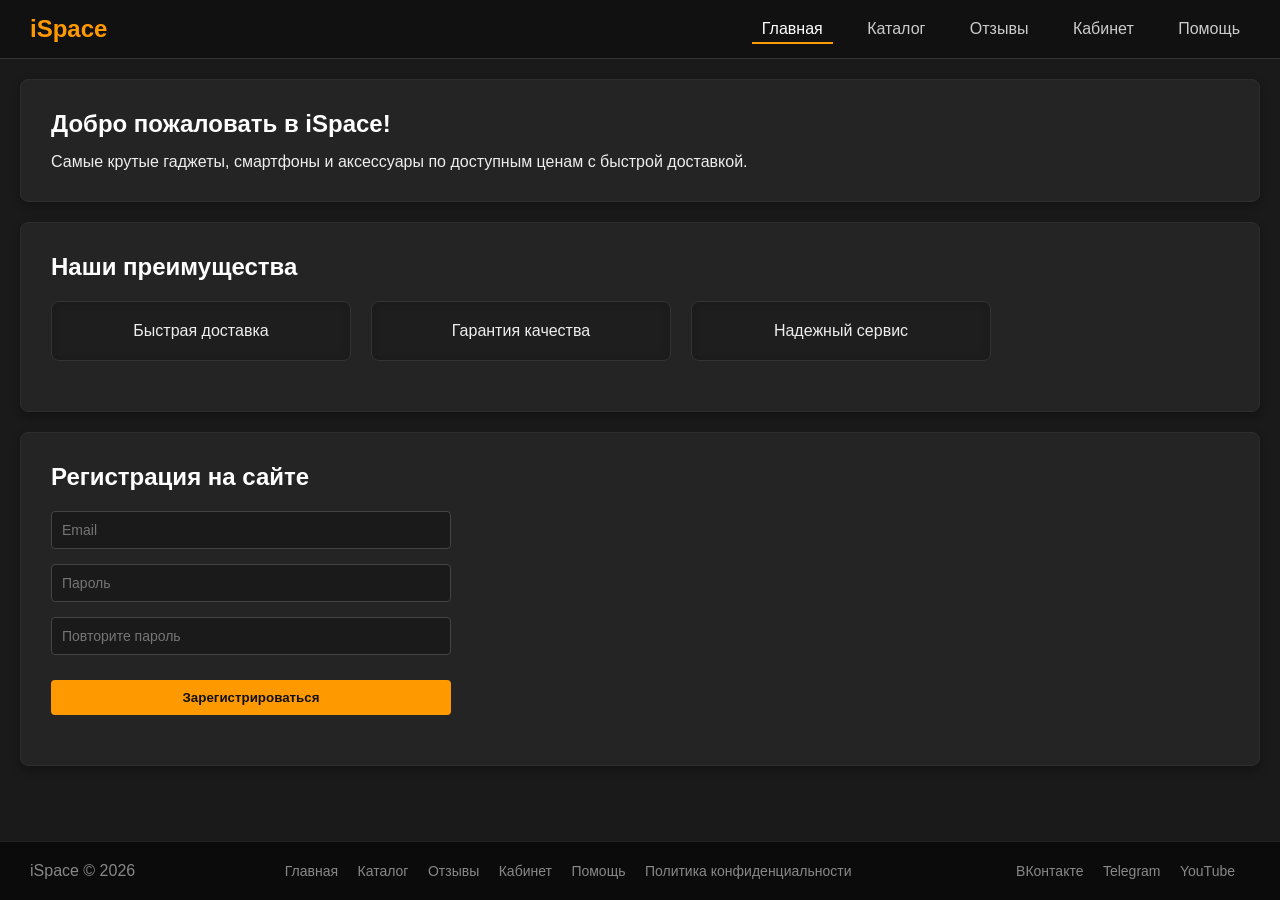
<file: index.html>
<!DOCTYPE html>
<html lang="ru">
<head>
    <meta charset="UTF-8">
    <meta name="viewport" content="width=device-width, initial-scale=1.0">
    <title>iSpace — Главная страница</title>
    <link rel="stylesheet" href="style.css">
</head>
<body>
    <header class="header">
        <div class="logo">iSpace</div>
        <nav class="nav">
            <a href="index.html" class="active">Главная</a>
            <a href="catalog.html">Каталог</a>
            <a href="feedback.html">Отзывы</a>
            <a href="akk.html">Кабинет</a>
            <a href="help.html">Помощь</a>
        </nav>
    </header>

    <main>
        <!-- Блок контента 1 -->
        <section class="hero-section">
            <h1>Добро пожаловать в iSpace!</h1>
            <p>Самые крутые гаджеты, смартфоны и аксессуары по доступным ценам с быстрой доставкой.</p>
        </section>

        <!-- Блок контента 2 -->
        <section class="features-section">
            <h2>Наши преимущества</h2>
            <div class="grid-container">
                <div class="grid-item">Быстрая доставка</div>
                <div class="grid-item">Гарантия качества</div>
                <div class="grid-item">Надежный сервис</div>
            </div>
        </section>

        <!-- Блок контента 3 + Форма регистрации -->
        <section class="auth-section">
            <h2>Регистрация на сайте</h2>
            <form class="reg-form" onsubmit="alert('Вы успешно зарегистрировались!'); return false;">
                <input type="email" placeholder="Email" required>
                <input type="password" placeholder="Пароль" required>
                <input type="password" placeholder="Повторите пароль" required>
                <button type="submit" class="btn">Зарегистрироваться</button>
            </form>
        </section>
    </main>

    <footer class="footer">
        <div class="footer-logo">iSpace &copy; 2026</div>
        <div class="footer-links">
            <a href="index.html">Главная</a>
            <a href="catalog.html">Каталог</a>
            <a href="feedback.html">Отзывы</a>
            <a href="akk.html">Кабинет</a>
            <a href="help.html">Помощь</a>
            <a href="#">Политика конфиденциальности</a>
        </div>
        <div class="socials">
            <a href="#">ВКонтакте</a>
            <a href="#">Telegram</a>
            <a href="#">YouTube</a>
        </div>
    </footer>
</body>
</html>
</file>
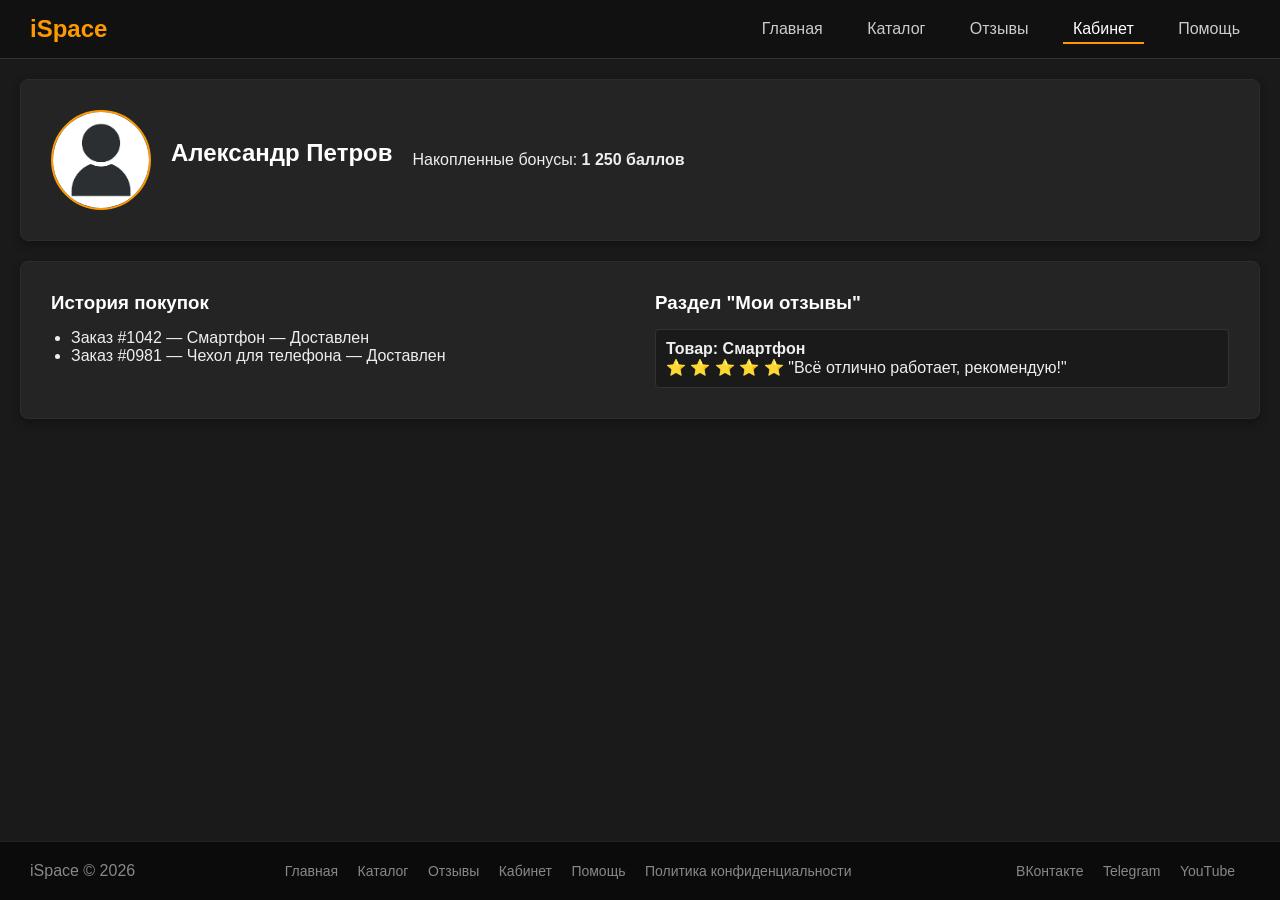
<file: akk.html>
<!DOCTYPE html>
<html lang="ru">
<head>
    <meta charset="UTF-8">
    <meta name="viewport" content="width=device-width, initial-scale=1.0">
    <title>Личный кабинет</title>
    <link rel="stylesheet" href="style.css">
</head>
<body>
    <header class="header">
        <div class="logo">iSpace</div>
        <nav class="nav">
            <a href="index.html">Главная</a>
            <a href="catalog.html">Каталог</a>
            <a href="feedback.html">Отзывы</a>
            <a href="akk.html" class="active">Кабинет</a>
            <a href="help.html">Помощь</a>
        </nav>
    </header>

    <main class="account-page">
        <!-- Блок профиля -->
        <section class="profile-section">
            <div class="profile-card">
                <img src="chell.jpg" alt="Фото пользователя" class="profile-avatar">
                <h2>Александр Петров</h2>
                <p class="bonuses">Накопленные бонусы: <strong>1 250 баллов</strong></p>
            </div>
        </section>

        <!-- Блок истории покупок и отзывов -->
        <section class="user-data-section">
            <div class="history-block">
                <h3>История покупок</h3>
                <ul>
                    <li>Заказ #1042 — Смартфон — Доставлен</li>
                    <li>Заказ #0981 — Чехол для телефона — Доставлен</li>
                </ul>
            </div>
            
            <div class="my-reviews-block">
                <h3>Раздел "Мои отзывы"</h3>
                <div class="mini-review">
                    <p><strong>Товар: Смартфон</strong></p>
                    <p>⭐ ⭐ ⭐ ⭐ ⭐ "Всё отлично работает, рекомендую!"</p>
                </div>
            </div>
        </section>
    </main>

    <footer class="footer">
        <div class="footer-logo">iSpace &copy; 2026</div>
        <div class="footer-links">
            <a href="index.html">Главная</a>
            <a href="catalog.html">Каталог</a>
            <a href="feedback.html">Отзывы</a>
            <a href="akk.html">Кабинет</a>
            <a href="help.html">Помощь</a>
            <a href="#">Политика конфиденциальности</a>
        </div>
        <div class="socials">
            <a href="#">ВКонтакте</a>
            <a href="#">Telegram</a>
            <a href="#">YouTube</a>
        </div>
    </footer>
</body>
</html>
</file>
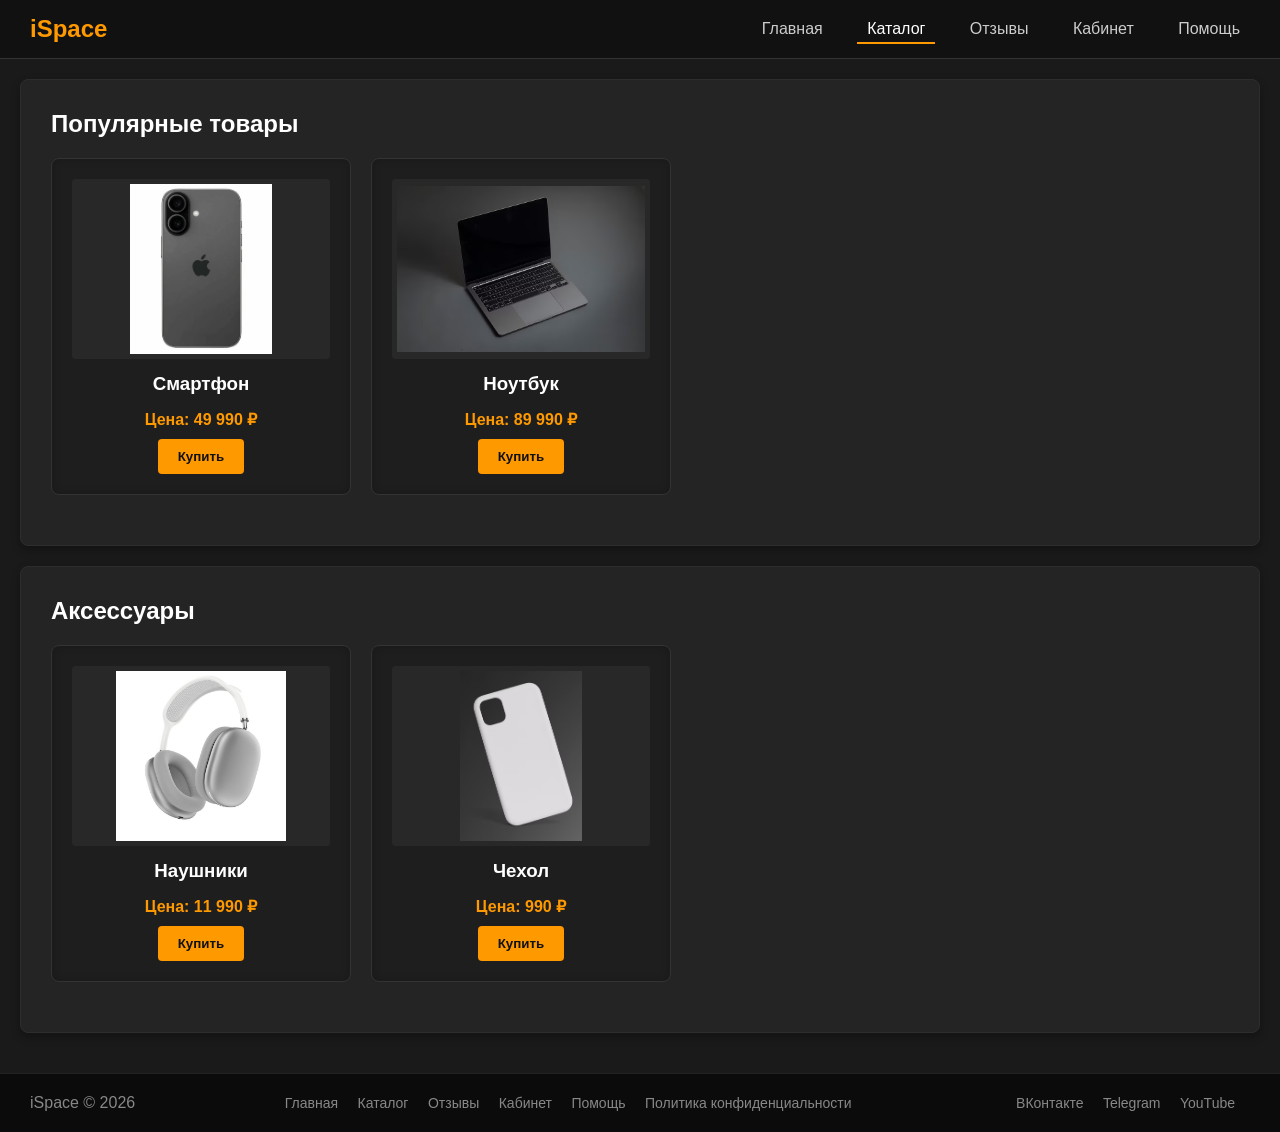
<file: catalog.html>
<!DOCTYPE html>
<html lang="ru">
<head>
    <meta charset="UTF-8">
    <meta name="viewport" content="width=device-width, initial-scale=1.0">
    <title>Каталог товаров</title>
    <link rel="stylesheet" href="style.css">
</head>
<body>
    <header class="header">
        <div class="logo">iSpace</div>
        <nav class="nav">
            <a href="index.html">Главная</a>
            <a href="catalog.html" class="active">Каталог</a>
            <a href="feedback.html">Отзывы</a>
            <a href="akk.html">Кабинет</a>
            <a href="help.html">Помощь</a>
        </nav>
    </header>

    <main>
        <!-- Раздел товаров 1 -->
        <section class="catalog-section">
            <h2>Популярные товары</h2>
            <div class="grid-container">
                <div class="product-card">
                    <img src="orig.webp" alt="Товар">
                    <h3>Смартфон</h3>
                    <p>Цена: 49 990 ₽</p>
                    <button class="btn">Купить</button>
                </div>
                <div class="product-card">
                    <img src="telephone.avif" alt="Товар">
                    <h3>Ноутбук</h3>
                    <p>Цена: 89 990 ₽</p>
                    <button class="btn">Купить</button>
                </div>
            </div>
        </section>

        <!-- Раздел товаров 2 -->
        <section class="catalog-section">
            <h2>Аксессуары</h2>
            <div class="grid-container">
                <div class="product-card">
                    <img src="hxww.jpg" alt="Товар">
                    <h3>Наушники</h3>
                    <p>Цена: 11 990 ₽</p>
                    <button class="btn">Купить</button>
                </div>
                <div class="product-card">
                    <img src="fledfl.avif" alt="Товар">
                    <h3>Чехол</h3>
                    <p>Цена: 990 ₽</p>
                    <button class="btn">Купить</button>
                </div>
            </div>
        </section>
    </main>

    <footer class="footer">
        <div class="footer-logo">iSpace &copy; 2026</div>
        <div class="footer-links">
            <a href="index.html">Главная</a>
            <a href="catalog.html">Каталог</a>
            <a href="feedback.html">Отзывы</a>
            <a href="akk.html">Кабинет</a>
            <a href="help.html">Помощь</a>
            <a href="#">Политика конфиденциальности</a>
        </div>
        <div class="socials">
            <a href="#">ВКонтакте</a>
            <a href="#">Telegram</a>
            <a href="#">YouTube</a>
        </div>
    </footer>
</body>
</html>
</file>
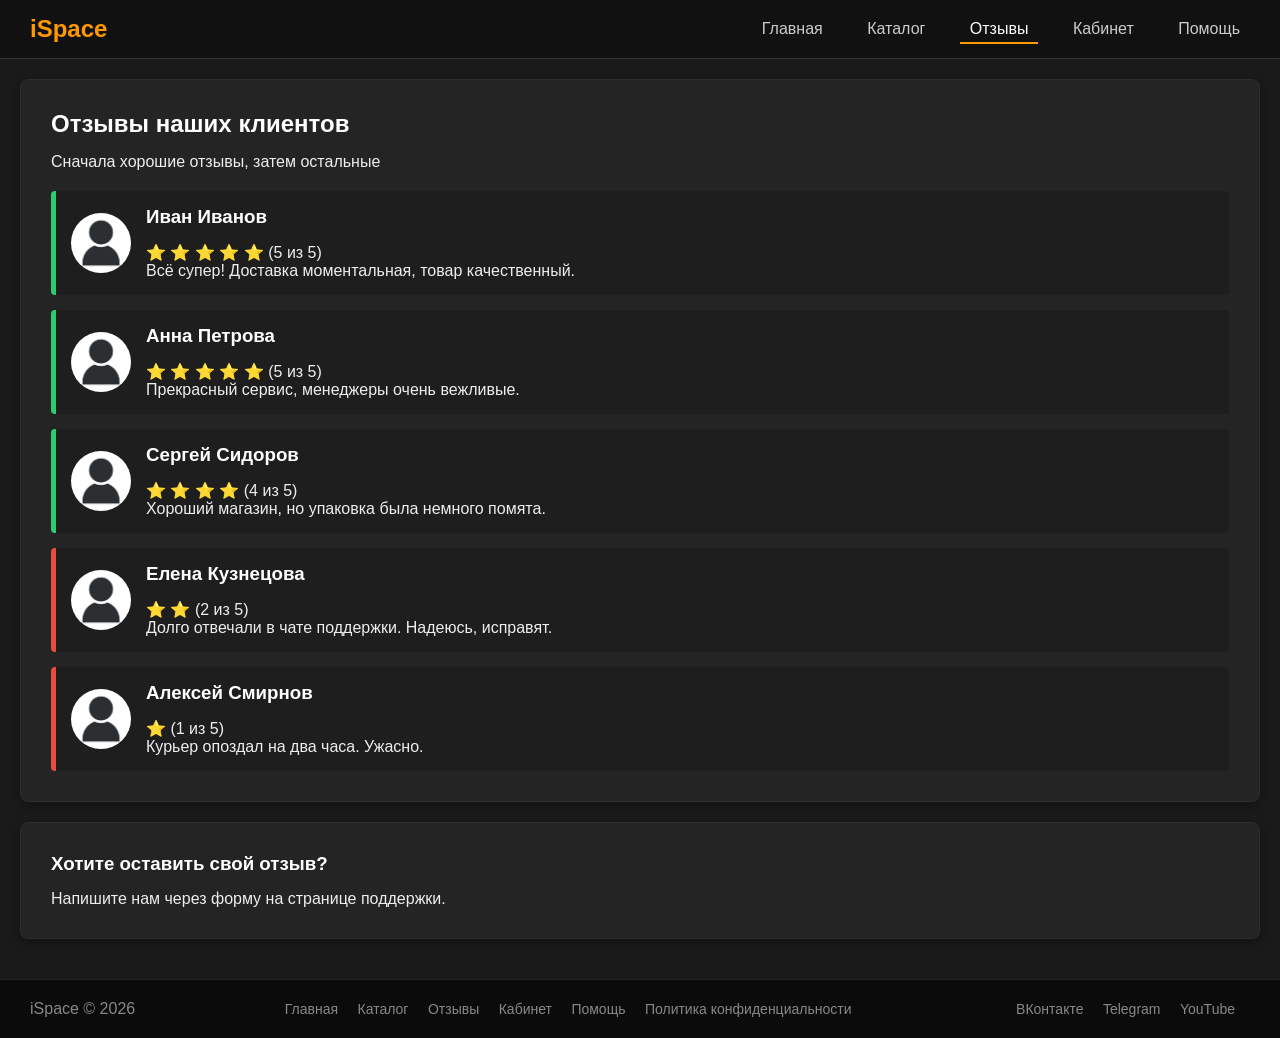
<file: feedback.html>
<!DOCTYPE html>
<html lang="ru">
<head>
    <meta charset="UTF-8">
    <meta name="viewport" content="width=device-width, initial-scale=1.0">
    <title>Отзывы</title>
    <link rel="stylesheet" href="style.css">
</head>
<body>
    <header class="header">
        <div class="logo">iSpace</div>
        <nav class="nav">
            <a href="index.html">Главная</a>
            <a href="catalog.html">Каталог</a>
            <a href="feedback.html" class="active">Отзывы</a>
            <a href="akk.html">Кабинет</a>
            <a href="help.html">Помощь</a>
        </nav>
    </header>

    <main>
        <section class="feedback-section">
            <h2>Отзывы наших клиентов</h2>
            <p class="subtitle">Сначала хорошие отзывы, затем остальные</p>
            
            <div class="feedback-container">
                <!-- Хорошие отзывы (1-3) -->
                <div class="review-card positive">
                    <img src="chell.jpg" alt="Аватар">
                    <div class="review-info">
                        <h3>Иван Иванов</h3>
                        <p class="rating">⭐ ⭐ ⭐ ⭐ ⭐ (5 из 5)</p>
                        <p>Всё супер! Доставка моментальная, товар качественный.</p>
                    </div>
                </div>

                <div class="review-card positive">
                    <img src="chell.jpg" alt="Аватар">
                    <div class="review-info">
                        <h3>Анна Петрова</h3>
                        <p class="rating">⭐ ⭐ ⭐ ⭐ ⭐ (5 из 5)</p>
                        <p>Прекрасный сервис, менеджеры очень вежливые.</p>
                    </div>
                </div>

                <div class="review-card positive">
                    <img src="chell.jpg" alt="Аватар">
                    <div class="review-info">
                        <h3>Сергей Сидоров</h3>
                        <p class="rating">⭐ ⭐ ⭐ ⭐ (4 из 5)</p>
                        <p>Хороший магазин, но упаковка была немного помята.</p>
                    </div>
                </div>

                <!-- Плохие отзывы (4-5) -->
                <div class="review-card negative">
                    <img src="chell.jpg" alt="Аватар">
                    <div class="review-info">
                        <h3>Елена Кузнецова</h3>
                        <p class="rating">⭐ ⭐ (2 из 5)</p>
                        <p>Долго отвечали в чате поддержки. Надеюсь, исправят.</p>
                    </div>
                </div>

                <div class="review-card negative">
                    <img src="chell.jpg" alt="Аватар">
                    <div class="review-info">
                        <h3>Алексей Смирнов</h3>
                        <p class="rating">⭐ (1 из 5)</p>
                        <p>Курьер опоздал на два часа. Ужасно.</p>
                    </div>
                </div>
            </div>
        </section>
        
        <!-- Второй обязательный блок контента -->
        <section class="info-block">
            <h3>Хотите оставить свой отзыв?</h3>
            <p>Напишите нам через форму на странице поддержки.</p>
        </section>
    </main>

    <footer class="footer">
        <div class="footer-logo">iSpace &copy; 2026</div>
        <div class="footer-links">
            <a href="index.html">Главная</a>
            <a href="catalog.html">Каталог</a>
            <a href="feedback.html">Отзывы</a>
            <a href="akk.html">Кабинет</a>
            <a href="help.html">Помощь</a>
            <a href="#">Политика конфиденциальности</a>
        </div>
        <div class="socials">
            <a href="#">ВКонтакте</a>
            <a href="#">Telegram</a>
            <a href="#">YouTube</a>
        </div>
    </footer>
</body>
</html>
</file>
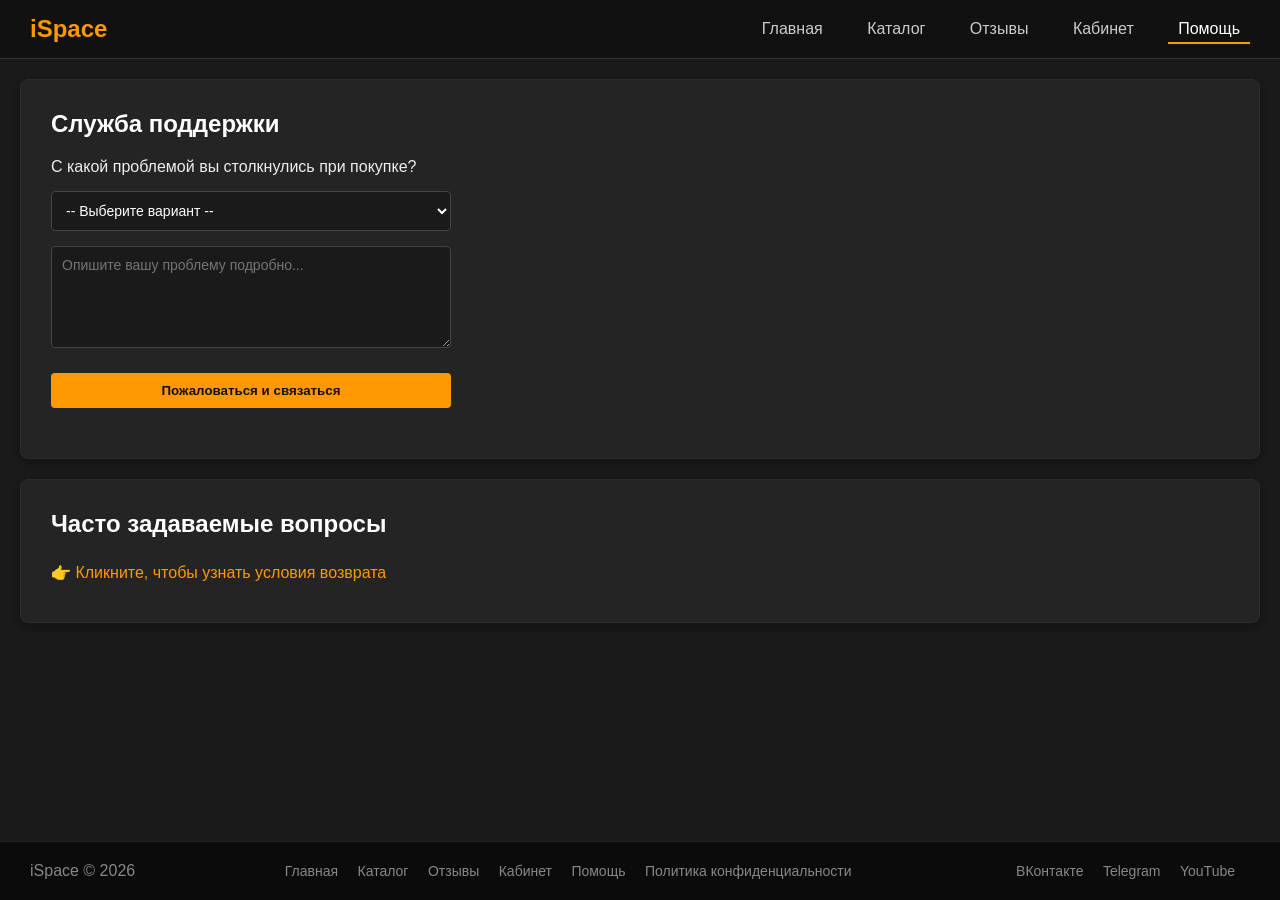
<file: help.html>
<!DOCTYPE html>
<html lang="ru">
<head>
    <meta charset="UTF-8">
    <meta name="viewport" content="width=device-width, initial-scale=1.0">
    <title>Помощь</title>
    <link rel="stylesheet" href="style.css">
</head>
<body>
    <header class="header">
        <div class="logo">iSpace</div>
        <nav class="nav">
            <a href="index.html">Главная</a>
            <a href="catalog.html">Каталог</a>
            <a href="feedback.html">Отзывы</a>
            <a href="akk.html">Кабинет</a>
            <a href="help.html" class="active">Помощь</a>
        </nav>
    </header>

    <main>
        <!-- Форма обратной связи -->
        <section class="help-section">
            <h2>Служба поддержки</h2>
            <form class="help-form" onsubmit="handleFormSubmit(event)">
                <label for="problem">С какой проблемой вы столкнулись при покупке?</label>
                <select id="problem" required>
                    <option value="">-- Выберите вариант --</option>
                    <option value="payment">Не проходит оплата</option>
                    <option value="delivery">Проблемы с доставкой</option>
                    <option value="lk">Не заходит в личный кабинет</option>
                    <option value="other">Другой вопрос</option>
                </select>

                <textarea placeholder="Опишите вашу проблему подробно..." rows="5" required></textarea>
                
                <button type="submit" class="btn">Пожаловаться и связаться</button>
            </form>
        </section>

        <!-- Обязательный второй блок контента + JS Элемент (Интерактивный FAQ) -->
        <section class="faq-section">
            <h2>Часто задаваемые вопросы</h2>
            <div class="faq-item">
                <button class="faq-toggle" onclick="toggleFaq()">👉 Кликните, чтобы узнать условия возврата</button>
                <p id="faq-content" class="faq-content hidden">Вы можете вернуть любой товар в течение 14 дней с момента покупки при сохранении товарного вида.</p>
            </div>
        </section>
    </main>

    <footer class="footer">
        <div class="footer-logo">iSpace &copy; 2026</div>
        <div class="footer-links">
            <a href="index.html">Главная</a>
            <a href="catalog.html">Каталог</a>
            <a href="feedback.html">Отзывы</a>
            <a href="akk.html">Кабинет</a>
            <a href="help.html">Помощь</a>
            <a href="#">Политика конфиденциальности</a>
        </div>
        <div class="socials">
            <a href="#">ВКонтакте</a>
            <a href="#">Telegram</a>
            <a href="#">YouTube</a>
        </div>
    </footer>

    <!-- Скрипт JavaScript для интерактивности -->
    <script>
        // Функция для сворачивания/разворачивания FAQ
        function toggleFaq() {
            const content = document.getElementById('faq-content');
            content.classList.toggle('hidden');
        }

        // Функция обработки формы
        function handleFormSubmit(event) {
            event.preventDefault();
            alert('Ваше обращение зарегистрировано! Менеджер свяжется с вами.');
            event.target.reset();
        }
    </script>
</body>
</html>
</file>
<file: style.css>
/* ==========================================================================
   1. ОБЩИЕ СТИЛИ (ТЁМНАЯ ТЕМА)
   ========================================================================== */
* {
    box-sizing: border-box;
    margin: 0;
    padding: 0;
    font-family: Arial, sans-serif;
}

body {
    background-color: #1a1a1a; /* Глубокий тёмный фон сайта */
    color: #eeeeee; /* Светло-серый текст, приятный для глаз */
    display: flex;
    flex-direction: column;
    min-height: 100vh;
}

main {
    flex: 1;
    padding: 20px;
}

/* ==========================================================================
   2. ШАПКА САЙТА (FLEXBOX)
   ========================================================================== */
.header {
    display: flex;
    justify-content: space-between;
    align-items: center;
    background-color: #111111; /* Почти чёрная шапка */
    padding: 15px 30px;
    color: #fff;
    border-bottom: 1px solid #333;
}

.logo {
    font-size: 24px;
    font-weight: bold;
    color: #ff9900; /* Акцентный логотип */
}

.nav a {
    color: #ccc;
    text-decoration: none;
    margin-left: 20px;
    padding: 5px 10px;
    transition: all 0.3s ease;
}

/* Эффект наведения в шапке */
.nav a:hover, .footer-links a:hover, .socials a:hover {
    color: #fff;
    background-color: rgba(255, 153, 0, 0.2); /* Оранжевое свечение вокруг ссылки */
    border-radius: 4px;
}

.nav a.active {
    color: #fff;
    border-bottom: 2px solid #ff9900;
}

/* ==========================================================================
   3. СТРУКТУРНЫЕ БЛОКИ КОНТЕНТА
   ========================================================================== */
.hero-section, .features-section, .auth-section, .catalog-section, 
.feedback-section, .info-block, .profile-section, .user-data-section, 
.help-section, .faq-section {
    background: #242424; /* Тёмно-серые блоки контента */
    padding: 30px;
    margin-bottom: 20px;
    border-radius: 8px;
    box-shadow: 0 4px 10px rgba(0,0,0,0.3); /* Более глубокие тени для объёма */
    border: 1px solid #2d2d2d;
}

/* Изменение заголовков на страницах */
h1, h2, h3 {
    color: #ffffff;
    margin-bottom: 15px;
}

/* ==========================================================================
   4. СЕТКА ДЛЯ КАРТОЧЕК ТОВАРОВ
   ========================================================================== */
.grid-container {
    display: flex;
    flex-direction: row;
    justify-content: flex-start;
    gap: 20px;
    margin: 20px 0;
    flex-wrap: wrap;
}

.grid-item, .product-card {
    background: #1e1e1e; /* Карточки чуть темнее основного блока */
    padding: 20px;
    border: 1px solid #333;
    border-radius: 8px;
    text-align: center;
    width: 300px;
    box-shadow: inset 0 0 10px rgba(0,0,0,0.2);
}

.product-card p {
    color: #ff9900; /* Ценники выделены оранжевым */
    font-weight: bold;
    margin-top: 5px;
}

.product-card img {
    width: 100%;
    height: 180px;
    object-fit: contain;
    border-radius: 4px;
    margin-bottom: 10px;
    background-color: #282828; /* Фон под картинками, чтобы скрыть белые края */
    padding: 5px;
}

/* ==========================================================================
   5. ФОРМЫ, КНОПКИ И ПОЛЯ ВВОДА
   ========================================================================== */
.btn {
    background-color: #ff9900;
    color: #111; /* Тёмный текст на оранжевой кнопке */
    border: none;
    padding: 10px 20px;
    cursor: pointer;
    border-radius: 4px;
    font-weight: bold;
    transition: all 0.3s;
    margin-top: 10px;
}

.btn:hover {
    background-color: #fff;
    color: #ff9900; /* Переворот цветов при наведении */
}

.reg-form, .help-form {
    display: flex;
    flex-direction: column;
    max-width: 400px;
    gap: 15px;
    margin: 20px 0;
}

/* Тёмные поля ввода */
.reg-form input, .help-form select, .help-form textarea {
    padding: 10px;
    background-color: #1a1a1a;
    border: 1px solid #444;
    border-radius: 4px;
    color: #fff;
    font-size: 14px;
}

.reg-form input:focus, .help-form select:focus, .help-form textarea:focus {
    outline: none;
    border-color: #ff9900; /* Подсветка активного поля */
}

/* ==========================================================================
   6. СТРАНИЦА ОТЗЫВОВ И ЛИЧНЫЙ КАБИНЕТ
   ========================================================================== */
.feedback-container {
    display: flex;
    flex-direction: column;
    gap: 15px;
    margin-top: 20px;
}

.review-card {
    display: flex;
    gap: 15px;
    background: #1e1e1e;
    padding: 15px;
    border-left: 5px solid #555;
    border-radius: 4px;
    align-items: center;
}

.review-card.positive { border-left-color: #2ecc71; }
.review-card.negative { border-left-color: #e74c3c; }

.review-card img {
    border-radius: 50%;
    width: 60px;
    height: 60px;
}

.profile-card {
    display: flex;
    align-items: center;
    gap: 20px;
}

.profile-avatar {
    border-radius: 50%;
    width: 100px;
    border: 2px solid #ff9900;
}

.user-data-section {
    display: flex;
    gap: 30px;
    flex-wrap: wrap;
}

.history-block, .my-reviews-block {
    flex: 1;
    min-width: 250px;
}

.history-block ul {
    padding-left: 20px;
    margin-top: 10px;
}

.mini-review {
    margin-top: 10px;
    padding: 10px;
    background: #1a1a1a;
    border-radius: 4px;
    border: 1px solid #333;
}

/* ==========================================================================
   7. JAVASCRIPT FAQ И ПОДВАЛ
   ========================================================================== */
.hidden { display: none; }

.faq-toggle {
    background: none;
    border: none;
    color: #ff9900; /* Ссылка FAQ стала оранжевой */
    cursor: pointer;
    font-size: 16px;
    text-align: left;
    padding: 10px 0;
}

.faq-toggle:hover { text-decoration: underline; color: #fff; }

.faq-content {
    padding: 15px;
    background: #1a1a1a;
    border-radius: 4px;
    margin-top: 5px;
    border: 1px solid #333;
}

.footer {
    background-color: #0b0b0b; /* Самый тёмный подвал */
    color: #888;
    padding: 20px 30px;
    display: flex;
    flex-wrap: wrap;
    justify-content: space-between;
    align-items: center;
    gap: 15px;
    margin-top: auto;
    border-top: 1px solid #222;
}

.footer-links a, .socials a {
    color: #888;
    text-decoration: none;
    margin-right: 15px;
    font-size: 14px;
}

/* ==========================================================================
   8. АДАПТИВНОСТЬ ПОД МОБИЛЬНЫЕ УСТРОЙСТВА
   ========================================================================== */
@media (max-width: 768px) {
    .header, .footer {
        flex-direction: column;
        text-align: center;
        gap: 15px;
    }
    
    .nav {
        display: flex;
        flex-direction: column;
        gap: 10px;
    }
    
    .nav a {
        margin-left: 0;
    }

    .profile-card {
        flex-direction: column;
        text-align: center;
    }

    .grid-container {
        justify-content: center;
    }

    .grid-item, .product-card {
        width: 100%;
    }
}
</file>
